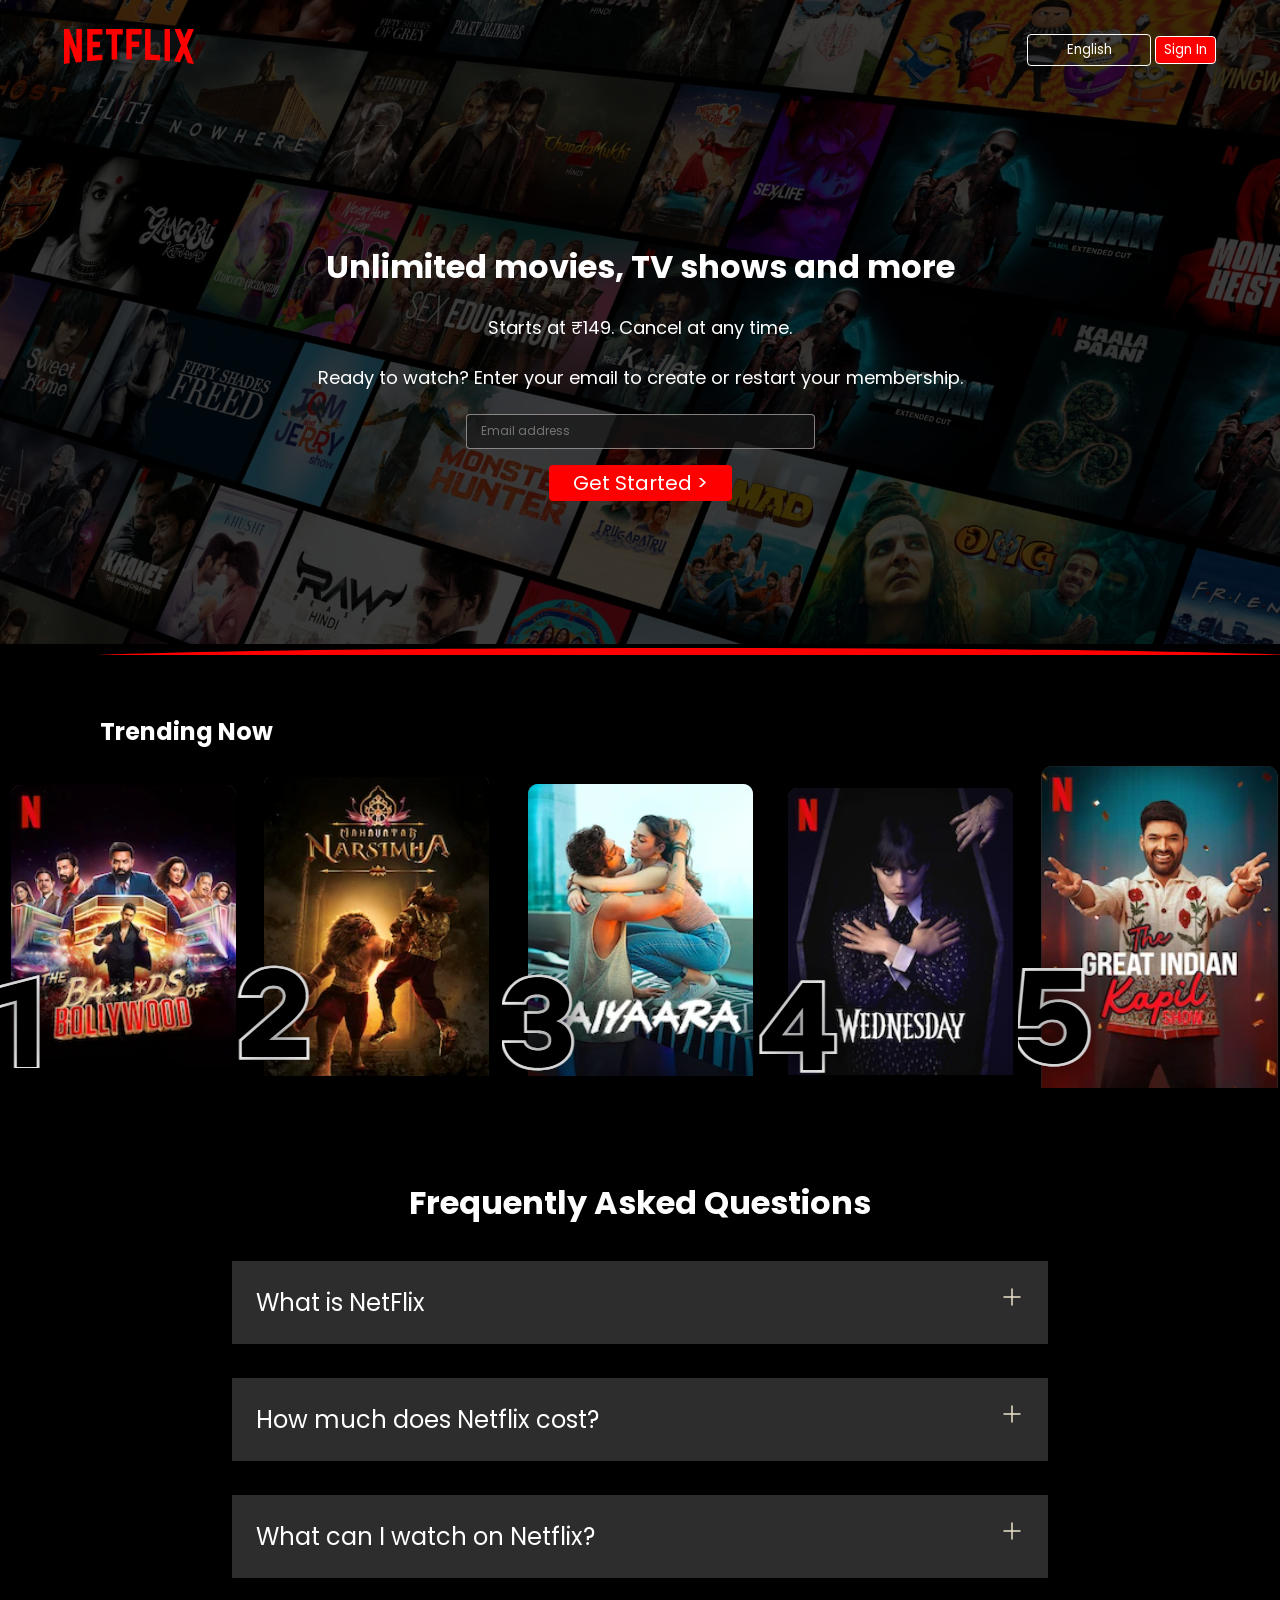
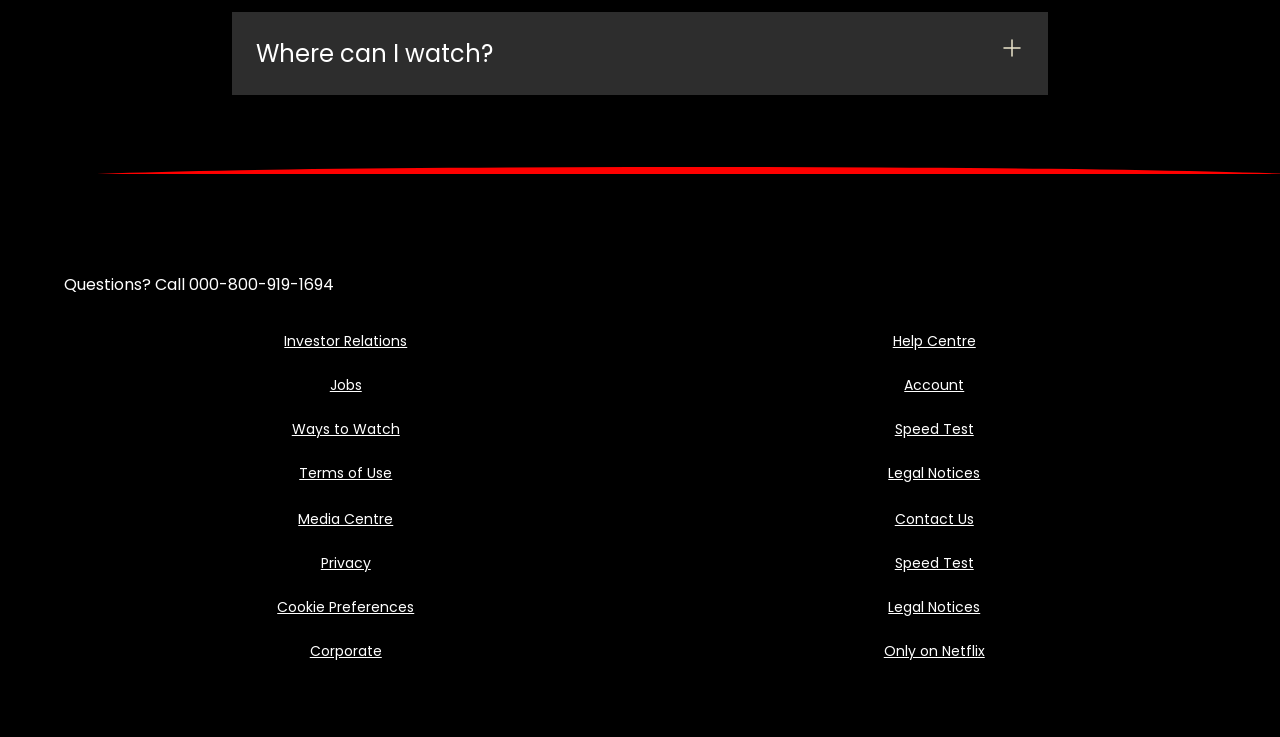
<file: Netflix/index.html>
<!DOCTYPE html>
<html lang="en">

<head>
    <meta charset="UTF-8">
    <meta name="viewport" content="width=device-width, initial-scale=1.0">
    <link rel="icon" type="image/x-icon" href="favicon.ico">
    <title>Netflix India – Watch TV Shows Online, Watch Movies Online</title>
    <link rel="stylesheet" href="style.css" />
</head>

<body>
    <div class="main">
        <nav>
            <span><img width="53" src="images/logo.svg" /></span>
            <div class="flex">
                <button class="btn" style="width: 124px; height: 32px;">English</button>
                <button class="btn btn-red-sm">Sign In</button>
            </div>
        </nav>
        <div class="box"></div>

        <div class="hero">
            <span>Unlimited movies, TV shows and more</span>
            <span>Starts at ₹149. Cancel at any time.</span>
            <span>Ready to watch? Enter your email to create or restart your membership.</span>
            <div class="hero-buttons">
                <input type="text" placeholder="Email address" />
                <button class="btn btn-red">Get Started &gt;</button>
            </div>
        </div>
    </div>
    <div class="separation"></div>
    <div class="gaping"></div>
    <section class="first">
        <div class="text">
            <p>Trending Now</p>
        </div>
        <ul>
            <li>
                <span><img src="images/img1.png" /></span>
            </li>
            <li>
                <span><img src="images/img2.png" /></span>
            </li>
            <li>
                <span><img src="images/img3.png" /></span>
            </li>
            <li>
                <span><img src="images/img4.png" /></span>
            </li>
            <li>
                <span><img src="images/img5.png" /></span>
            </li>
        </ul>
    </section>
    <div class="gaping"></div>
    <section class="faq">
        <h2>Frequently Asked Questions</h2>
        <div class="faqbox">
            <span>What is NetFlix</span>
            <svg width="24" height="24" viewBox="0 0 24 24" fill="white" xmlns="http://www.w3.org/2000/svg">
                <path d="M12 4V20" stroke="#141B34" stroke-width="1.5" stroke-linecap="round" stroke-linejoin="round" />
                <path d="M4 12H20" stroke="#141B34" stroke-width="1.5" stroke-linecap="round" stroke-linejoin="round" />
            </svg>

        </div>
        <div class="faqbox">
            <span>How much does Netflix cost?</span>
            <svg width="24" height="24" viewBox="0 0 24 24" fill="white" xmlns="http://www.w3.org/2000/svg">
                <path d="M12 4V20" stroke="#141B34" stroke-width="1.5" stroke-linecap="round" stroke-linejoin="round" />
                <path d="M4 12H20" stroke="#141B34" stroke-width="1.5" stroke-linecap="round" stroke-linejoin="round" />
            </svg>

        </div>
        <div class="faqbox">
            <span>What can I watch on Netflix?</span>
            <svg width="24" height="24" viewBox="0 0 24 24" fill="white" xmlns="http://www.w3.org/2000/svg">
                <path d="M12 4V20" stroke="#141B34" stroke-width="1.5" stroke-linecap="round" stroke-linejoin="round" />
                <path d="M4 12H20" stroke="#141B34" stroke-width="1.5" stroke-linecap="round" stroke-linejoin="round" />
            </svg>

        </div>
        <div class="faqbox">
            <span>Where can I watch?</span>
            <svg width="24" height="24" viewBox="0 0 24 24" fill="white" xmlns="http://www.w3.org/2000/svg">
                <path d="M12 4V20" stroke="#141B34" stroke-width="1.5" stroke-linecap="round" stroke-linejoin="round" />
                <path d="M4 12H20" stroke="#141B34" stroke-width="1.5" stroke-linecap="round" stroke-linejoin="round" />
            </svg>

        </div>
    </section>
    <div class="separation"></div>

    <footer>
        <div class="questions">
            Questions? Call 000-800-919-1694
        </div>
        <div class="footer">
            <div class="footer-item"> 
                <a href="faq">Investor Relations</a>
                <a href="faq">Jobs</a>
                <a href="faq">Ways to Watch</a>
                <a href="faq">Terms of Use</a>
            </div>

            <div class="footer-item"> 
                <a href="faq">Help Centre</a>
                <a href="faq">Account</a>
                <a href="faq">Speed Test</a>
                <a href="faq">Legal Notices</a>
            </div>
            <div class="footer-item">
                <a href="faq">Media Centre</a>
                <a href="faq">Privacy</a>
                <a href="faq">Cookie Preferences</a> 
                <a href="faq">Corporate</a>
            </div>

            <div class="footer-item">
                <a href="faq">Contact Us</a>
                <a href="faq">Speed Test</a> 
                <a href="faq">Legal Notices</a> 
                <a href="faq">Only on Netflix</a>
            </div>
        </div>
    </footer>
</body>

</html>
</body>

</html>
</file>
<file: Netflix/style.css>
@import url('https://fonts.googleapis.com/css2?family=Martel+Sans:wght@600&family=Poppins:wght@300;400;700&display=swap');

* {
    padding: 0;
    margin: 0;
    font-family: 'Poppins', sans-serif;
}

body {
    background-color: black;
}

.main {
    background-image: url("images/bg.jpg");
    background-position: center center;
    background-size: max(1200px, 100vw);
    background-repeat: no-repeat;
    height: 644px;
    position: relative;
}

.main .box {
    height: 644px;
    width: 100%;
    opacity: 0.69;
    position: absolute;
    top: 0;
    background-color: black;
}

nav {
    max-width: 60vw;
    justify-content: space-between;
    margin: auto;
    display: flex;
    align-items: center;
    height: 100px;
}

nav img {
    color: red;
    width: 130px;
    position: relative;
    z-index: 10;
}

nav button {
    position: relative;
    z-index: 10;
}

.hero {
    font-family: 'Martel Sans', sans-serif;
    height: calc(100% - 100px);
    display: flex;
    align-items: center;
    justify-content: center;
    flex-direction: column;
    color: white;
    position: relative;
    gap: 23px;
    padding: 0 30px;
}

.hero> :nth-child(1) {
    font-family: 'Poppins', sans-serif;
    font-weight: bolder;
    font-size: 48px;
    text-align: center;
}

.hero> :nth-child(2) {
    font-weight: 400;
    font-size: 24px;
    text-align: center;
}

.hero> :nth-child(3) {
    font-weight: 400;
    font-size: 20px;
    text-align: center;
}

.separation {
    width: 100%;
    height: 7px;
    background-color: red;
    border-top-left-radius: 50% 100%;
    border-top-right-radius: 50% 100%;
    border: solid .25rem transparent;
    background-clip: padding-box;
    position:absolute;
    margin: 0px 50px 50px 50px;
}

.btn {
    padding: 3px 8px;
    font-weight: 400;
    color: white;
    background-color: rgba(248, 243, 243, 0.021);
    border-radius: 4px;
    border: 1px solid white;
    cursor: pointer;

}

.btn-red {
    background-color: red;
    color: white;
    padding: 3px 24px;
    font-size: 20px;
    border-radius: 4px;
    font-weight: 400;
    border: none;
}

.btn-red-sm {
    background-color: red;
    color: white;
}

.hero-buttons {
    display: flex;
    align-items: center;
    justify-content: center;
    gap: 16px;
}

.main input {
    padding: 7px 101px 8px 14px;
    color: white;
    font-size: 12px;
    border-radius: 4px;
    background-color: rgba(23, 23, 23, 0.7);
    border: 1px solid rgba(246, 238, 238, 0.5);
}
.gaping{
    width: 100%;
    height: 50px;
}
.text{
    position: relative;
    padding: 20px;
    color: white;
    padding-bottom: 15px;
    font-family: 'Poppins', sans-serif;
    font-weight: bolder;
    font-size: 24px;
    padding-left: 100px;
}
ul{
    list-style: none;
    display: flex;
    justify-content: space-around;
}
.first ul {
    display: flex;
    justify-content:center;
    margin-top: 100px;
    max-width: 70vw;
    margin: auto;
    color: white;
    align-items:center;
}

.faq {
    background: black;
    color: white;
    padding: 34px;
}

.faqbox:hover {
    background-color: #414141;
    color: white;
}

.faqbox svg {
    filter: invert(1);
}

.faqbox {
    transition: all 1s ease-out;
    font-size: 24px;
    display: flex;
    justify-content: space-between;
    background-color: #2d2d2d;
    padding: 24px;
    max-width: 60vw;
    margin: 34px auto;
    cursor: pointer;
}

footer {
    color: white;
    max-width: 60vw;
    margin: auto;
    padding: 60px;
}

footer .questions {
    padding: 34px 0;
}


.footer {
    display: grid;
    grid-template-columns: 1fr 1fr 1fr 1fr;
    color: white;
}



@media screen and (max-width: 1300px) {

    nav{
        max-width: 90vw;
    }

    .first {
        flex-wrap: wrap;
    }

    .secImg img {
        width: 305px;
    }

    .secImg video {
        width: 305px;
    }

    .hero> :nth-child(1) {
        font-size: 32px;
    }

    .hero> :nth-child(2) {
        font-size: 18px;
    }

    .hero> :nth-child(3) {
        font-size: 18px;
    }

    .hero-buttons {
        display: flex;
        flex-direction: column;
        align-items: center;
        justify-content: center;
        gap: 16px;
    }

    .faq h2 {
        text-align: center;
        font-size: 32px;
    }

    footer {
        max-width: 90vw;
        padding: 75px 0;
    }

    .footer-item{
        align-items: center;
    }
 

}



@media screen and (max-width: 1300px) {

    .footer {
        display: grid;
        grid-template-columns: 1fr 1fr;
        gap: 25px;
    }
}


.footer a {
    font-size: 14px;
    color: white;
}

.footer-item {
    display: flex;
    flex-direction: column;
    gap: 23px;
}
</file>
